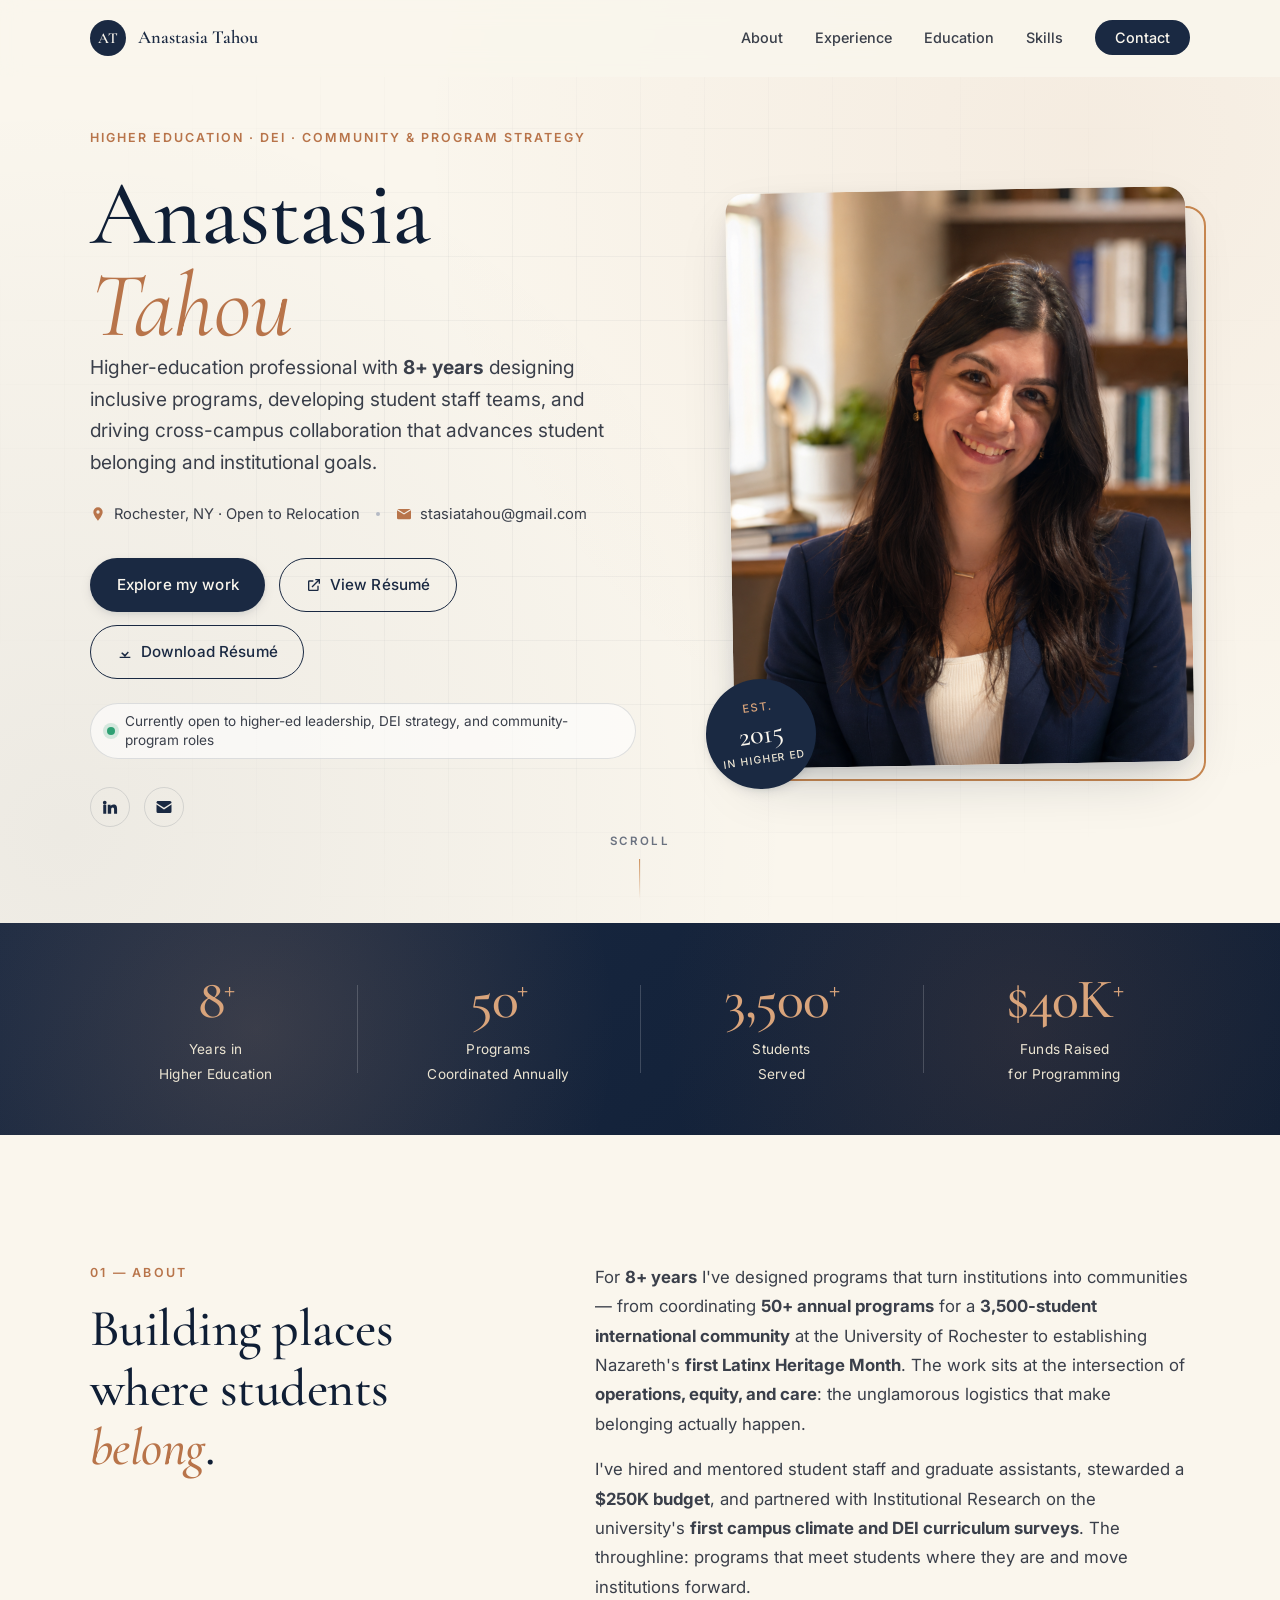
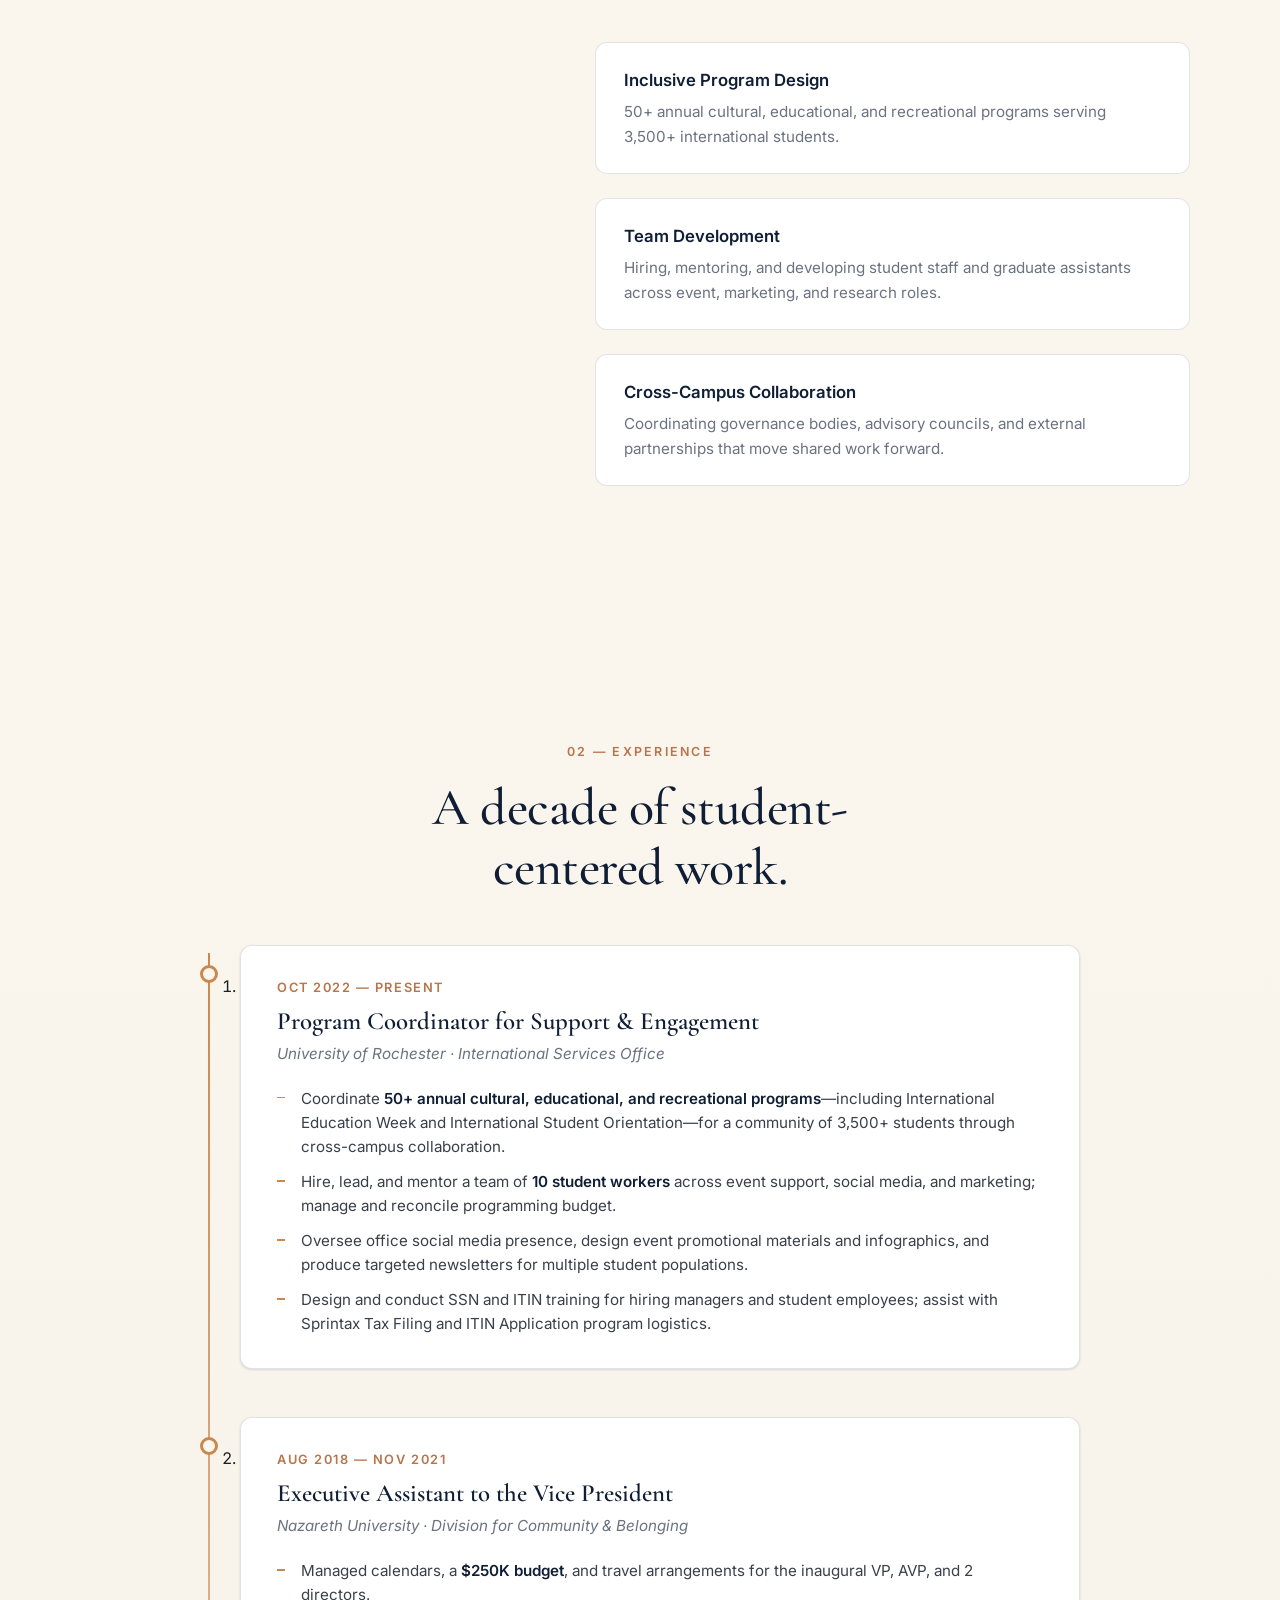
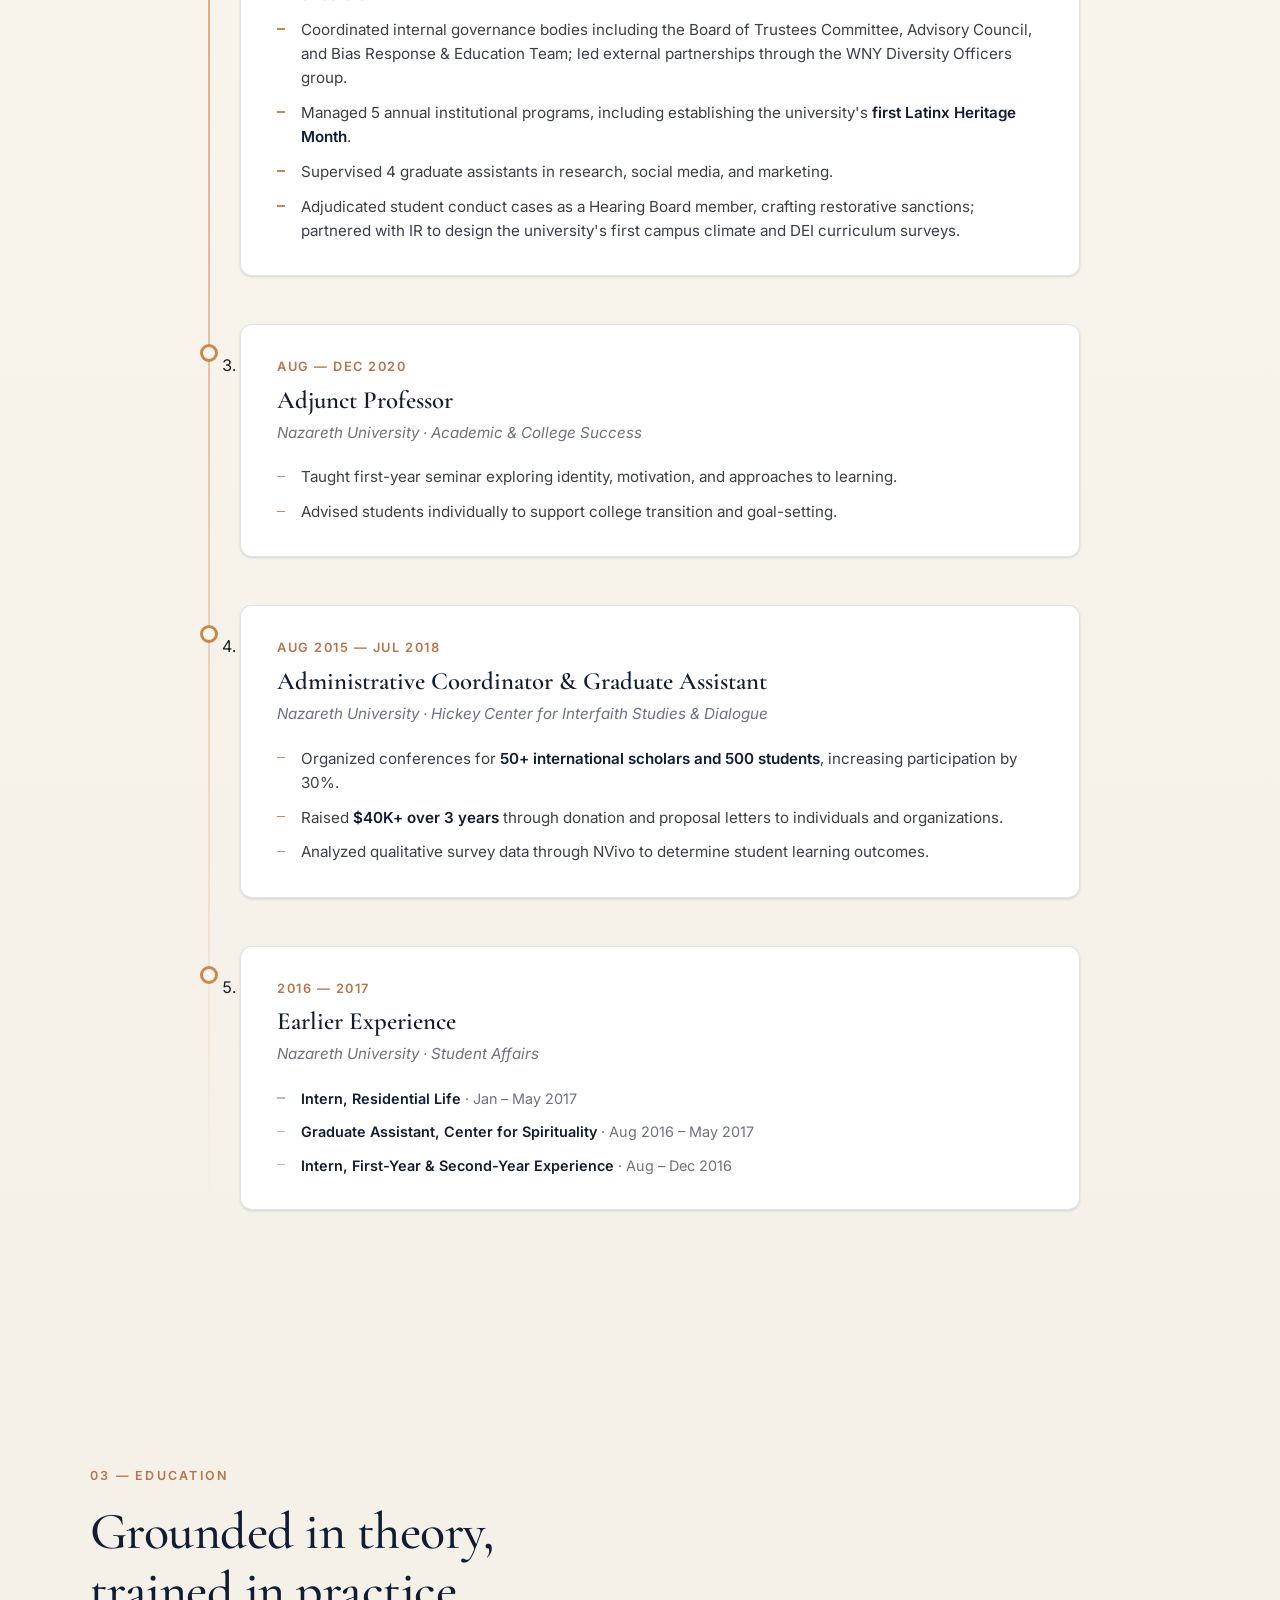
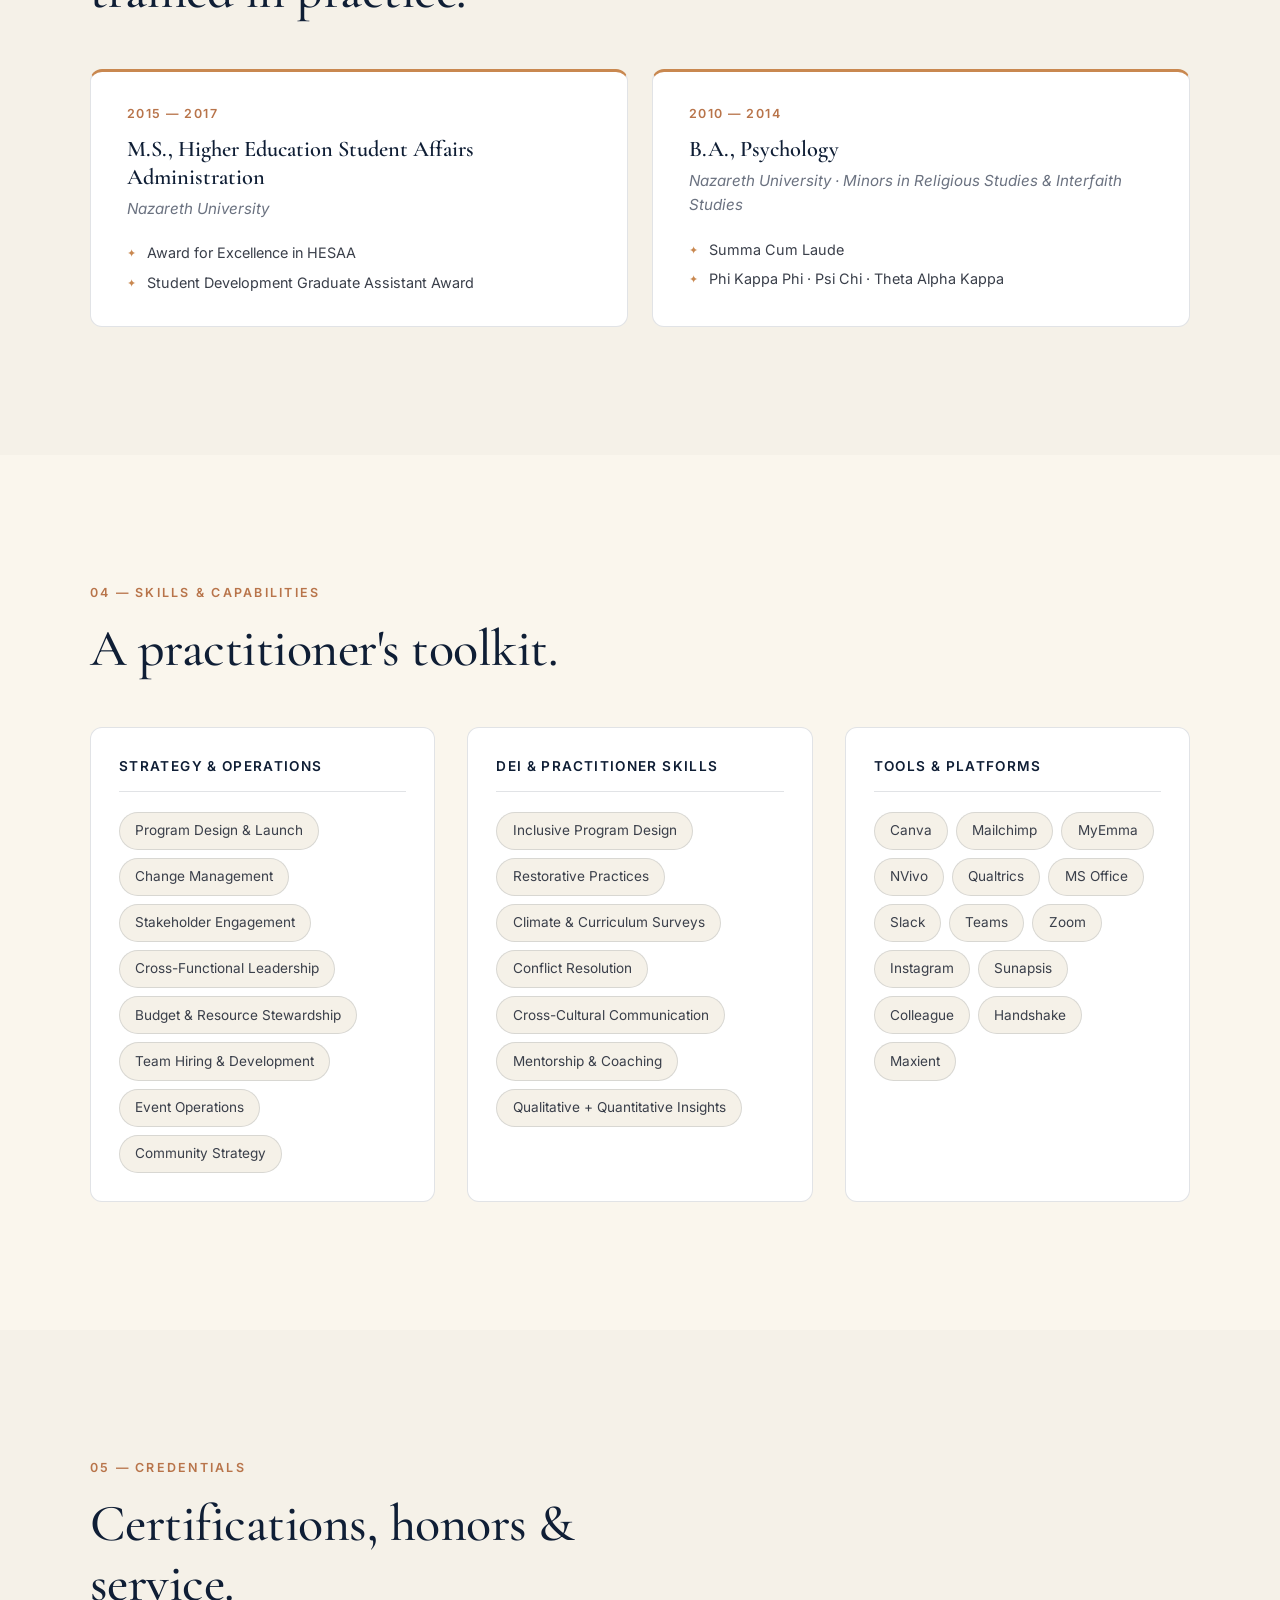
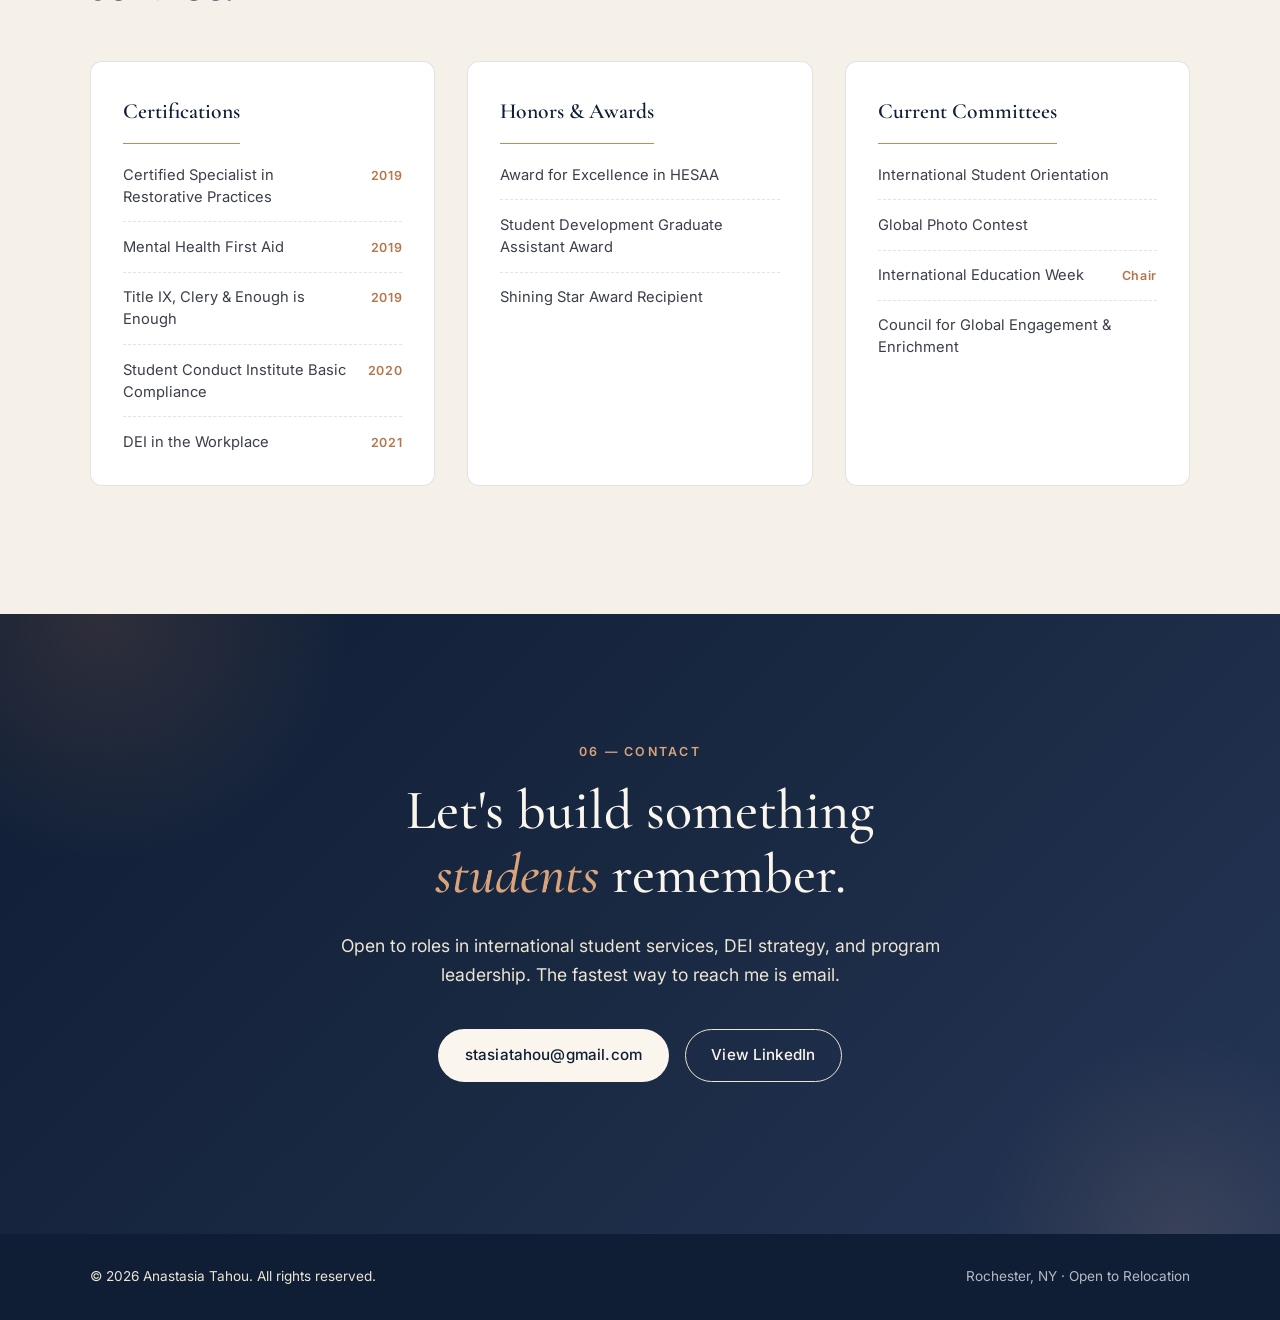
<file: index.html>
<!DOCTYPE html>
<html lang="en">
<head>
  <meta charset="UTF-8" />
  <meta name="viewport" content="width=device-width, initial-scale=1.0" />
  <meta name="description" content="Anastasia Tahou — 8+ years designing inclusive programs and building community at scale. Higher Education, DEI, and community-program strategy in Rochester, NY." />
  <meta name="author" content="Anastasia Tahou" />
  <meta name="theme-color" content="#1a2942" />
  <link rel="canonical" href="https://shivyyyy-git.github.io/ana/" />

  <link rel="icon" type="image/svg+xml" href="assets/favicon.svg" />
  <link rel="apple-touch-icon" href="assets/image.png" />

  <meta property="og:type" content="website" />
  <meta property="og:url" content="https://shivyyyy-git.github.io/ana/" />
  <meta property="og:title" content="Anastasia Tahou — Higher Education & Community Program Strategy" />
  <meta property="og:description" content="8+ years designing inclusive programs and building community at scale. Higher Ed, DEI, and people-program strategy." />
  <meta property="og:image" content="https://shivyyyy-git.github.io/ana/assets/og-image.png" />
  <meta property="og:image:width" content="1200" />
  <meta property="og:image:height" content="630" />
  <meta property="og:image:alt" content="Anastasia Tahou — Higher Education Professional" />
  <meta property="og:locale" content="en_US" />

  <meta name="twitter:card" content="summary_large_image" />
  <meta name="twitter:title" content="Anastasia Tahou — Higher Education & Community Program Strategy" />
  <meta name="twitter:description" content="8+ years designing inclusive programs and building community at scale." />
  <meta name="twitter:image" content="https://shivyyyy-git.github.io/ana/assets/og-image.png" />

  <title>Anastasia Tahou — Higher Education & Community Program Strategy</title>

  <link rel="preconnect" href="https://fonts.googleapis.com" />
  <link rel="preconnect" href="https://fonts.gstatic.com" crossorigin />
  <link href="https://fonts.googleapis.com/css2?family=Cormorant+Garamond:wght@400;500;600;700&family=Inter:wght@300;400;500;600;700&display=swap" rel="stylesheet" />

  <link rel="stylesheet" href="styles.css" />

  <script type="application/ld+json">
  {
    "@context": "https://schema.org",
    "@type": "Person",
    "name": "Anastasia Tahou",
    "givenName": "Anastasia",
    "familyName": "Tahou",
    "jobTitle": "Program Coordinator for Support & Engagement",
    "description": "Higher Education professional with 8+ years designing inclusive programs, developing student staff teams, and driving cross-campus collaboration. Specializing in international student services, DEI program design, and community engagement at scale.",
    "url": "https://shivyyyy-git.github.io/ana/",
    "image": "https://shivyyyy-git.github.io/ana/assets/image.png",
    "email": "mailto:stasiatahou@gmail.com",
    "address": {
      "@type": "PostalAddress",
      "addressLocality": "Rochester",
      "addressRegion": "NY",
      "addressCountry": "US"
    },
    "worksFor": {
      "@type": "CollegeOrUniversity",
      "name": "University of Rochester"
    },
    "alumniOf": [
      {
        "@type": "CollegeOrUniversity",
        "name": "Nazareth University",
        "description": "M.S., Higher Education Student Affairs Administration; B.A., Psychology"
      }
    ],
    "knowsAbout": [
      "International Student Services",
      "Diversity, Equity & Inclusion",
      "Program Development",
      "Event Management",
      "Restorative Practices",
      "Stakeholder Engagement",
      "Community Strategy",
      "Change Management",
      "Cross-Functional Collaboration"
    ],
    "hasCredential": [
      "Certified Specialist in Restorative Practices",
      "Mental Health First Aid",
      "Title IX, Clery & Enough is Enough",
      "Student Conduct Institute Basic Compliance",
      "DEI in the Workplace"
    ],
    "sameAs": [
      "https://www.linkedin.com/in/anastasiatahou"
    ]
  }
  </script>
</head>
<body>
  <a class="skip-link" href="#main">Skip to content</a>

  <header class="site-header" id="siteHeader">
    <nav class="nav" aria-label="Primary">
      <a class="brand" href="#top" aria-label="Back to top">
        <span class="brand-mark">AT</span>
        <span class="brand-name">Anastasia Tahou</span>
      </a>
      <button class="nav-toggle" aria-expanded="false" aria-controls="navList" aria-label="Open menu">
        <span></span><span></span><span></span>
      </button>
      <ul class="nav-list" id="navList">
        <li><a href="#about">About</a></li>
        <li><a href="#experience">Experience</a></li>
        <li><a href="#education">Education</a></li>
        <li><a href="#skills">Skills</a></li>
        <li><a href="#contact" class="nav-cta">Contact</a></li>
      </ul>
    </nav>
  </header>

  <main id="main">
    <!-- HERO -->
    <section class="hero" id="top">
      <div class="hero-inner container">
        <div class="hero-text reveal">
          <p class="eyebrow">Higher Education · DEI · Community &amp; Program Strategy</p>
          <h1 class="display">
            Anastasia <span class="display-accent">Tahou</span>
          </h1>
          <p class="lede">
            Higher-education professional with <strong>8+ years</strong> designing inclusive programs,
            developing student staff teams, and driving cross-campus collaboration that advances
            student belonging and institutional goals.
          </p>
          <div class="hero-meta">
            <span class="meta-item"><svg viewBox="0 0 24 24" aria-hidden="true"><path d="M12 2a7 7 0 0 0-7 7c0 5.25 7 13 7 13s7-7.75 7-13a7 7 0 0 0-7-7Zm0 9.5A2.5 2.5 0 1 1 12 6.5a2.5 2.5 0 0 1 0 5Z"/></svg>Rochester, NY · Open to Relocation</span>
            <span class="meta-divider" aria-hidden="true"></span>
            <span class="meta-item"><svg viewBox="0 0 24 24" aria-hidden="true"><path d="M12 12.713 1.5 6.5V18a2 2 0 0 0 2 2h17a2 2 0 0 0 2-2V6.5L12 12.713Zm10-8.213H2L12 11l10-6.5Z"/></svg><a href="mailto:stasiatahou@gmail.com">stasiatahou@gmail.com</a></span>
          </div>
          <div class="hero-actions">
            <a class="btn btn-primary" href="#experience">Explore my work</a>
            <a class="btn btn-ghost" href="assets/Anastasia_Tahou_Resume.pdf" target="_blank" rel="noopener">
              <svg viewBox="0 0 24 24" aria-hidden="true"><path d="M14 3h7v7h-2V6.41l-9.29 9.3-1.42-1.42 9.3-9.29H14V3ZM5 5h6v2H5v12h12v-6h2v6a2 2 0 0 1-2 2H5a2 2 0 0 1-2-2V7a2 2 0 0 1 2-2Z"/></svg>
              View Résumé
            </a>
            <a class="btn btn-ghost" href="assets/Anastasia_Tahou_Resume.pdf" download>
              <svg viewBox="0 0 24 24" aria-hidden="true"><path d="M12 3v12.59l4.29-4.3 1.42 1.42L12 19.41l-5.71-5.7 1.42-1.42L12 15.59V3h0Zm-8 16h16v2H4v-2Z"/></svg>
              Download Résumé
            </a>
          </div>
          <p class="availability"><span class="dot" aria-hidden="true"></span>Currently open to higher-ed leadership, DEI strategy, and community-program roles</p>
          <ul class="social" aria-label="Social links">
            <li>
              <a href="https://www.linkedin.com/in/anastasiatahou" target="_blank" rel="noopener" aria-label="LinkedIn">
                <svg viewBox="0 0 24 24" aria-hidden="true"><path d="M4.98 3.5a2.5 2.5 0 1 1 0 5.001 2.5 2.5 0 0 1 0-5ZM3 9h4v12H3V9Zm6 0h3.83v1.64h.06c.53-.95 1.83-1.95 3.77-1.95 4.03 0 4.78 2.65 4.78 6.09V21h-4v-5.42c0-1.29-.03-2.95-1.8-2.95-1.8 0-2.08 1.4-2.08 2.86V21H9V9Z"/></svg>
              </a>
            </li>
            <li>
              <a href="mailto:stasiatahou@gmail.com" aria-label="Email">
                <svg viewBox="0 0 24 24" aria-hidden="true"><path d="M22 6.5 12 13 2 6.5V6c0-1.1.9-2 2-2h16a2 2 0 0 1 2 2v.5Zm0 2.3V18a2 2 0 0 1-2 2H4a2 2 0 0 1-2-2V8.8l10 6.5 10-6.5Z"/></svg>
              </a>
            </li>
          </ul>
        </div>

        <figure class="hero-portrait reveal" aria-label="Portrait of Anastasia Tahou">
          <div class="portrait-accent" aria-hidden="true"></div>
          <div class="portrait-frame">
            <img class="portrait-img"
                 src="assets/image.png"
                 onerror="this.onerror=null;this.src='assets/portrait.svg';"
                 alt="Anastasia Tahou"
                 width="800" height="1000"
                 loading="eager" decoding="async" />
          </div>
          <div class="portrait-badge" aria-hidden="true">
            <span class="badge-eyebrow">est.</span>
            <span class="badge-num">2015</span>
            <span class="badge-label">in Higher Ed</span>
          </div>
        </figure>
      </div>
      <div class="scroll-cue" aria-hidden="true">
        <span>Scroll</span>
        <div class="scroll-line"></div>
      </div>
    </section>

    <!-- STAT BAND -->
    <section class="stat-band" aria-label="Career highlights">
      <div class="container stat-band-inner">
        <div class="stat-cell reveal">
          <span class="stat-num">8<sup>+</sup></span>
          <span class="stat-label">Years in<br/>Higher Education</span>
        </div>
        <div class="stat-cell reveal">
          <span class="stat-num">50<sup>+</sup></span>
          <span class="stat-label">Programs<br/>Coordinated Annually</span>
        </div>
        <div class="stat-cell reveal">
          <span class="stat-num">3,500<sup>+</sup></span>
          <span class="stat-label">Students<br/>Served</span>
        </div>
        <div class="stat-cell reveal">
          <span class="stat-num">$40K<sup>+</sup></span>
          <span class="stat-label">Funds Raised<br/>for Programming</span>
        </div>
      </div>
    </section>

    <!-- ABOUT -->
    <section class="section section-about" id="about">
      <div class="container two-col">
        <div class="section-head reveal">
          <p class="section-eyebrow">01 — About</p>
          <h2 class="section-title">Building places where students <em>belong</em>.</h2>
        </div>
        <div class="section-body reveal">
          <p class="body-lg">
            For <strong>8+ years</strong> I've designed programs that turn institutions into
            communities — from coordinating <strong>50+ annual programs</strong> for a
            <strong>3,500-student international community</strong> at the University of Rochester
            to establishing Nazareth's <strong>first Latinx Heritage Month</strong>. The work sits
            at the intersection of <strong>operations, equity, and care</strong>: the unglamorous
            logistics that make belonging actually happen.
          </p>
          <p class="body-lg">
            I've hired and mentored student staff and graduate assistants, stewarded a
            <strong>$250K budget</strong>, and partnered with Institutional Research on the
            university's <strong>first campus climate and DEI curriculum surveys</strong>. The
            throughline: programs that meet students where they are and move institutions forward.
          </p>
          <ul class="pillars">
            <li>
              <h3>Inclusive Program Design</h3>
              <p>50+ annual cultural, educational, and recreational programs serving 3,500+ international students.</p>
            </li>
            <li>
              <h3>Team Development</h3>
              <p>Hiring, mentoring, and developing student staff and graduate assistants across event, marketing, and research roles.</p>
            </li>
            <li>
              <h3>Cross-Campus Collaboration</h3>
              <p>Coordinating governance bodies, advisory councils, and external partnerships that move shared work forward.</p>
            </li>
          </ul>
        </div>
      </div>
    </section>

    <!-- EXPERIENCE -->
    <section class="section section-experience" id="experience">
      <div class="container">
        <div class="section-head center reveal">
          <p class="section-eyebrow">02 — Experience</p>
          <h2 class="section-title">A decade of student-centered work.</h2>
        </div>

        <ol class="timeline">
          <li class="timeline-item reveal">
            <div class="timeline-marker" aria-hidden="true"></div>
            <article class="timeline-card">
              <header>
                <p class="card-date">Oct 2022 — Present</p>
                <h3 class="card-role">Program Coordinator for Support &amp; Engagement</h3>
                <p class="card-org">University of Rochester · International Services Office</p>
              </header>
              <ul class="card-list">
                <li>Coordinate <strong>50+ annual cultural, educational, and recreational programs</strong>—including International Education Week and International Student Orientation—for a community of 3,500+ students through cross-campus collaboration.</li>
                <li>Hire, lead, and mentor a team of <strong>10 student workers</strong> across event support, social media, and marketing; manage and reconcile programming budget.</li>
                <li>Oversee office social media presence, design event promotional materials and infographics, and produce targeted newsletters for multiple student populations.</li>
                <li>Design and conduct SSN and ITIN training for hiring managers and student employees; assist with Sprintax Tax Filing and ITIN Application program logistics.</li>
              </ul>
            </article>
          </li>

          <li class="timeline-item reveal">
            <div class="timeline-marker" aria-hidden="true"></div>
            <article class="timeline-card">
              <header>
                <p class="card-date">Aug 2018 — Nov 2021</p>
                <h3 class="card-role">Executive Assistant to the Vice President</h3>
                <p class="card-org">Nazareth University · Division for Community &amp; Belonging</p>
              </header>
              <ul class="card-list">
                <li>Managed calendars, a <strong>$250K budget</strong>, and travel arrangements for the inaugural VP, AVP, and 2 directors.</li>
                <li>Coordinated internal governance bodies including the Board of Trustees Committee, Advisory Council, and Bias Response &amp; Education Team; led external partnerships through the WNY Diversity Officers group.</li>
                <li>Managed 5 annual institutional programs, including establishing the university's <strong>first Latinx Heritage Month</strong>.</li>
                <li>Supervised 4 graduate assistants in research, social media, and marketing.</li>
                <li>Adjudicated student conduct cases as a Hearing Board member, crafting restorative sanctions; partnered with IR to design the university's first campus climate and DEI curriculum surveys.</li>
              </ul>
            </article>
          </li>

          <li class="timeline-item reveal">
            <div class="timeline-marker" aria-hidden="true"></div>
            <article class="timeline-card">
              <header>
                <p class="card-date">Aug — Dec 2020</p>
                <h3 class="card-role">Adjunct Professor</h3>
                <p class="card-org">Nazareth University · Academic &amp; College Success</p>
              </header>
              <ul class="card-list">
                <li>Taught first-year seminar exploring identity, motivation, and approaches to learning.</li>
                <li>Advised students individually to support college transition and goal-setting.</li>
              </ul>
            </article>
          </li>

          <li class="timeline-item reveal">
            <div class="timeline-marker" aria-hidden="true"></div>
            <article class="timeline-card">
              <header>
                <p class="card-date">Aug 2015 — Jul 2018</p>
                <h3 class="card-role">Administrative Coordinator &amp; Graduate Assistant</h3>
                <p class="card-org">Nazareth University · Hickey Center for Interfaith Studies &amp; Dialogue</p>
              </header>
              <ul class="card-list">
                <li>Organized conferences for <strong>50+ international scholars and 500 students</strong>, increasing participation by 30%.</li>
                <li>Raised <strong>$40K+ over 3 years</strong> through donation and proposal letters to individuals and organizations.</li>
                <li>Analyzed qualitative survey data through NVivo to determine student learning outcomes.</li>
              </ul>
            </article>
          </li>

          <li class="timeline-item reveal">
            <div class="timeline-marker" aria-hidden="true"></div>
            <article class="timeline-card">
              <header>
                <p class="card-date">2016 — 2017</p>
                <h3 class="card-role">Earlier Experience</h3>
                <p class="card-org">Nazareth University · Student Affairs</p>
              </header>
              <ul class="card-list compact">
                <li><strong>Intern, Residential Life</strong> · Jan – May 2017</li>
                <li><strong>Graduate Assistant, Center for Spirituality</strong> · Aug 2016 – May 2017</li>
                <li><strong>Intern, First-Year &amp; Second-Year Experience</strong> · Aug – Dec 2016</li>
              </ul>
            </article>
          </li>
        </ol>
      </div>
    </section>

    <!-- EDUCATION -->
    <section class="section section-education" id="education">
      <div class="container">
        <div class="section-head reveal">
          <p class="section-eyebrow">03 — Education</p>
          <h2 class="section-title">Grounded in theory, trained in practice.</h2>
        </div>
        <div class="edu-grid">
          <article class="edu-card reveal">
            <p class="edu-year">2015 — 2017</p>
            <h3 class="edu-degree">M.S., Higher Education Student Affairs Administration</h3>
            <p class="edu-school">Nazareth University</p>
            <ul class="edu-honors">
              <li>Award for Excellence in HESAA</li>
              <li>Student Development Graduate Assistant Award</li>
            </ul>
          </article>

          <article class="edu-card reveal">
            <p class="edu-year">2010 — 2014</p>
            <h3 class="edu-degree">B.A., Psychology</h3>
            <p class="edu-school">Nazareth University · Minors in Religious Studies &amp; Interfaith Studies</p>
            <ul class="edu-honors">
              <li>Summa Cum Laude</li>
              <li>Phi Kappa Phi · Psi Chi · Theta Alpha Kappa</li>
            </ul>
          </article>
        </div>
      </div>
    </section>

    <!-- SKILLS -->
    <section class="section section-skills" id="skills">
      <div class="container">
        <div class="section-head reveal">
          <p class="section-eyebrow">04 — Skills &amp; Capabilities</p>
          <h2 class="section-title">A practitioner's toolkit.</h2>
        </div>

        <div class="skills-grid">
          <div class="skill-block reveal">
            <h3>Strategy &amp; Operations</h3>
            <ul class="chips">
              <li>Program Design &amp; Launch</li>
              <li>Change Management</li>
              <li>Stakeholder Engagement</li>
              <li>Cross-Functional Leadership</li>
              <li>Budget &amp; Resource Stewardship</li>
              <li>Team Hiring &amp; Development</li>
              <li>Event Operations</li>
              <li>Community Strategy</li>
            </ul>
          </div>

          <div class="skill-block reveal">
            <h3>DEI &amp; Practitioner Skills</h3>
            <ul class="chips">
              <li>Inclusive Program Design</li>
              <li>Restorative Practices</li>
              <li>Climate &amp; Curriculum Surveys</li>
              <li>Conflict Resolution</li>
              <li>Cross-Cultural Communication</li>
              <li>Mentorship &amp; Coaching</li>
              <li>Qualitative + Quantitative Insights</li>
            </ul>
          </div>

          <div class="skill-block reveal">
            <h3>Tools &amp; Platforms</h3>
            <ul class="chips">
              <li>Canva</li>
              <li>Mailchimp</li>
              <li>MyEmma</li>
              <li>NVivo</li>
              <li>Qualtrics</li>
              <li>MS Office</li>
              <li>Slack</li>
              <li>Teams</li>
              <li>Zoom</li>
              <li>Instagram</li>
              <li>Sunapsis</li>
              <li>Colleague</li>
              <li>Handshake</li>
              <li>Maxient</li>
            </ul>
          </div>
        </div>
      </div>
    </section>

    <!-- CREDENTIALS -->
    <section class="section section-credentials" id="credentials">
      <div class="container">
        <div class="section-head reveal">
          <p class="section-eyebrow">05 — Credentials</p>
          <h2 class="section-title">Certifications, honors &amp; service.</h2>
        </div>

        <div class="cred-grid">
          <div class="cred-col reveal">
            <h3 class="cred-heading">Certifications</h3>
            <ul class="cred-list">
              <li>Certified Specialist in Restorative Practices <span>2019</span></li>
              <li>Mental Health First Aid <span>2019</span></li>
              <li>Title IX, Clery &amp; Enough is Enough <span>2019</span></li>
              <li>Student Conduct Institute Basic Compliance <span>2020</span></li>
              <li>DEI in the Workplace <span>2021</span></li>
            </ul>
          </div>

          <div class="cred-col reveal">
            <h3 class="cred-heading">Honors &amp; Awards</h3>
            <ul class="cred-list">
              <li>Award for Excellence in HESAA</li>
              <li>Student Development Graduate Assistant Award</li>
              <li>Shining Star Award Recipient</li>
            </ul>
          </div>

          <div class="cred-col reveal">
            <h3 class="cred-heading">Current Committees</h3>
            <ul class="cred-list">
              <li>International Student Orientation</li>
              <li>Global Photo Contest</li>
              <li>International Education Week <span>Chair</span></li>
              <li>Council for Global Engagement &amp; Enrichment</li>
            </ul>
          </div>
        </div>
      </div>
    </section>

    <!-- CONTACT -->
    <section class="section section-contact" id="contact">
      <div class="container contact-inner reveal">
        <p class="section-eyebrow light">06 — Contact</p>
        <h2 class="contact-title">Let's build something <em>students</em> remember.</h2>
        <p class="contact-lede">
          Open to roles in international student services, DEI strategy, and program leadership.
          The fastest way to reach me is email.
        </p>
        <div class="contact-actions">
          <a class="btn btn-light" href="mailto:stasiatahou@gmail.com">stasiatahou@gmail.com</a>
          <a class="btn btn-outline-light" href="https://www.linkedin.com/in/anastasiatahou" target="_blank" rel="noopener">View LinkedIn</a>
        </div>
      </div>
    </section>
  </main>

  <footer class="site-footer">
    <div class="container footer-inner">
      <p>&copy; <span id="year"></span> Anastasia Tahou. All rights reserved.</p>
      <p class="footer-meta">Rochester, NY · Open to Relocation</p>
    </div>
  </footer>

  <script src="script.js" defer></script>
</body>
</html>
</file>
<file: styles.css>
/* ============================================
   Anastasia Tahou — Portfolio
   ============================================ */

:root {
  --navy-900: #0f1e35;
  --navy-800: #1a2942;
  --navy-700: #243556;
  --navy-600: #324867;
  --cream-50: #faf6ed;
  --cream-100: #f5f1e8;
  --cream-200: #ece5d3;
  --copper-500: #b8744a;
  --copper-400: #c98850;
  --copper-300: #d9a47b;
  --ink-900: #1a1d24;
  --ink-700: #3a3f4a;
  --ink-500: #6b7280;
  --ink-300: #b5bac4;
  --line: rgba(15, 30, 53, 0.12);
  --line-light: rgba(255, 255, 255, 0.18);

  --font-serif: 'Cormorant Garamond', Georgia, 'Times New Roman', serif;
  --font-sans: 'Inter', -apple-system, BlinkMacSystemFont, 'Segoe UI', Roboto, sans-serif;

  --container: 1180px;
  --radius-sm: 6px;
  --radius-md: 12px;
  --radius-lg: 20px;
  --shadow-sm: 0 1px 2px rgba(15, 30, 53, 0.06), 0 1px 3px rgba(15, 30, 53, 0.08);
  --shadow-md: 0 4px 12px rgba(15, 30, 53, 0.08), 0 2px 4px rgba(15, 30, 53, 0.06);
  --shadow-lg: 0 24px 60px -20px rgba(15, 30, 53, 0.25), 0 8px 24px -8px rgba(15, 30, 53, 0.15);

  --transition: 240ms cubic-bezier(0.16, 1, 0.3, 1);
}

/* RESET */
*, *::before, *::after { box-sizing: border-box; }
* { margin: 0; }
html { scroll-behavior: smooth; -webkit-text-size-adjust: 100%; }
body {
  font-family: var(--font-sans);
  font-size: 16px;
  line-height: 1.6;
  color: var(--ink-900);
  background: var(--cream-50);
  -webkit-font-smoothing: antialiased;
  -moz-osx-font-smoothing: grayscale;
  overflow-x: hidden;
}
img, svg { display: block; max-width: 100%; }
button { font: inherit; cursor: pointer; background: none; border: none; color: inherit; }
a { color: inherit; text-decoration: none; transition: color var(--transition); }
ul { padding: 0; list-style: none; }
em { font-style: italic; font-family: var(--font-serif); color: var(--copper-500); }

/* ACCESSIBILITY */
.skip-link {
  position: absolute;
  top: -100px;
  left: 1rem;
  background: var(--navy-800);
  color: var(--cream-50);
  padding: 0.75rem 1rem;
  border-radius: var(--radius-sm);
  z-index: 1000;
  transition: top var(--transition);
}
.skip-link:focus { top: 1rem; }

:focus-visible {
  outline: 2px solid var(--copper-400);
  outline-offset: 3px;
  border-radius: 2px;
}

/* CONTAINER */
.container {
  width: 100%;
  max-width: var(--container);
  margin: 0 auto;
  padding: 0 1.5rem;
}
@media (min-width: 768px) { .container { padding: 0 2.5rem; } }

/* HEADER */
.site-header {
  position: fixed;
  top: 0;
  left: 0;
  right: 0;
  z-index: 100;
  background: rgba(250, 246, 237, 0.85);
  backdrop-filter: blur(12px);
  -webkit-backdrop-filter: blur(12px);
  border-bottom: 1px solid transparent;
  transition: border-color var(--transition), box-shadow var(--transition);
}
.site-header.is-scrolled {
  border-bottom-color: var(--line);
  box-shadow: var(--shadow-sm);
}
.nav {
  display: flex;
  align-items: center;
  justify-content: space-between;
  max-width: var(--container);
  margin: 0 auto;
  padding: 1rem 1.5rem;
}
@media (min-width: 768px) { .nav { padding: 1.25rem 2.5rem; } }

.brand {
  display: flex;
  align-items: center;
  gap: 0.75rem;
  font-weight: 600;
}
.brand-mark {
  width: 36px;
  height: 36px;
  display: grid;
  place-items: center;
  background: var(--navy-800);
  color: var(--cream-50);
  border-radius: 50%;
  font-family: var(--font-serif);
  font-weight: 600;
  font-size: 0.95rem;
  letter-spacing: 0.02em;
}
.brand-name { font-family: var(--font-serif); font-size: 1.15rem; color: var(--navy-800); }

.nav-list {
  display: flex;
  align-items: center;
  gap: 2rem;
}
.nav-list a {
  font-size: 0.9rem;
  font-weight: 500;
  color: var(--ink-700);
  position: relative;
}
.nav-list a::after {
  content: '';
  position: absolute;
  bottom: -4px;
  left: 0;
  height: 1.5px;
  width: 0;
  background: var(--copper-400);
  transition: width var(--transition);
}
.nav-list a:hover { color: var(--navy-800); }
.nav-list a:hover::after { width: 100%; }
.nav-cta {
  background: var(--navy-800);
  color: var(--cream-50) !important;
  padding: 0.55rem 1.25rem;
  border-radius: 999px;
}
.nav-cta::after { display: none; }
.nav-cta:hover { background: var(--navy-900); }

.nav-toggle {
  display: none;
  flex-direction: column;
  gap: 5px;
  padding: 0.5rem;
}
.nav-toggle span {
  display: block;
  width: 22px;
  height: 2px;
  background: var(--navy-800);
  border-radius: 1px;
  transition: transform var(--transition), opacity var(--transition);
}
.nav-toggle[aria-expanded="true"] span:nth-child(1) { transform: translateY(7px) rotate(45deg); }
.nav-toggle[aria-expanded="true"] span:nth-child(2) { opacity: 0; }
.nav-toggle[aria-expanded="true"] span:nth-child(3) { transform: translateY(-7px) rotate(-45deg); }

@media (max-width: 860px) {
  .nav-toggle { display: flex; }
  .nav-list {
    position: absolute;
    top: 100%;
    left: 0;
    right: 0;
    flex-direction: column;
    align-items: stretch;
    gap: 0;
    background: var(--cream-50);
    border-bottom: 1px solid var(--line);
    padding: 1rem 1.5rem 1.5rem;
    max-height: 0;
    overflow: hidden;
    opacity: 0;
    pointer-events: none;
    transition: max-height var(--transition), opacity var(--transition);
  }
  .nav-list.is-open {
    max-height: 500px;
    opacity: 1;
    pointer-events: auto;
  }
  .nav-list a { padding: 0.85rem 0; display: block; }
  .nav-list a::after { display: none; }
  .nav-cta { text-align: center; margin-top: 0.5rem; }
}

/* TYPOGRAPHY */
.display {
  font-family: var(--font-serif);
  font-weight: 500;
  font-size: clamp(3rem, 8vw, 5.75rem);
  line-height: 1;
  letter-spacing: -0.01em;
  color: var(--navy-900);
}
.display-accent {
  font-style: italic;
  color: var(--copper-500);
  font-weight: 400;
}
.eyebrow {
  font-size: 0.78rem;
  font-weight: 600;
  letter-spacing: 0.16em;
  text-transform: uppercase;
  color: var(--copper-500);
  margin-bottom: 1.25rem;
}
.lede {
  font-size: clamp(1.05rem, 1.5vw, 1.2rem);
  color: var(--ink-700);
  max-width: 36rem;
  line-height: 1.65;
}
.body-lg {
  font-size: 1.05rem;
  color: var(--ink-700);
  margin-bottom: 1rem;
  line-height: 1.75;
}

.section-eyebrow {
  font-size: 0.78rem;
  font-weight: 600;
  letter-spacing: 0.18em;
  text-transform: uppercase;
  color: var(--copper-500);
  margin-bottom: 1rem;
}
.section-eyebrow.light { color: var(--copper-300); }
.section-title {
  font-family: var(--font-serif);
  font-weight: 500;
  font-size: clamp(2rem, 4.5vw, 3.25rem);
  line-height: 1.15;
  letter-spacing: -0.01em;
  color: var(--navy-900);
  max-width: 22ch;
}

/* HERO */
.hero {
  position: relative;
  min-height: 100vh;
  display: flex;
  align-items: center;
  padding: 8rem 0 6rem;
  background:
    radial-gradient(circle at 85% 15%, rgba(184, 116, 74, 0.08), transparent 50%),
    radial-gradient(circle at 5% 90%, rgba(26, 41, 66, 0.06), transparent 50%),
    var(--cream-50);
  overflow: hidden;
}
.hero::before {
  content: '';
  position: absolute;
  inset: 0;
  background-image:
    linear-gradient(var(--line) 1px, transparent 1px),
    linear-gradient(90deg, var(--line) 1px, transparent 1px);
  background-size: 64px 64px;
  opacity: 0.35;
  mask-image: radial-gradient(ellipse at center, black 30%, transparent 80%);
  -webkit-mask-image: radial-gradient(ellipse at center, black 30%, transparent 80%);
  pointer-events: none;
}
.hero-inner {
  position: relative;
  display: grid;
  grid-template-columns: 1fr;
  gap: 3.5rem;
  align-items: center;
}
@media (min-width: 960px) {
  .hero-inner { grid-template-columns: 1.15fr 1fr; gap: 5rem; }
}

.hero-meta {
  display: flex;
  flex-wrap: wrap;
  align-items: center;
  gap: 0.75rem 1rem;
  margin: 1.5rem 0 2rem;
  font-size: 0.92rem;
  color: var(--ink-700);
}
.meta-item {
  display: inline-flex;
  align-items: center;
  gap: 0.5rem;
}
.meta-item svg {
  width: 16px;
  height: 16px;
  fill: var(--copper-500);
}
.meta-item a:hover { color: var(--copper-500); }
.meta-divider {
  width: 4px;
  height: 4px;
  border-radius: 50%;
  background: var(--ink-300);
}

.hero-actions {
  display: flex;
  flex-wrap: wrap;
  gap: 0.85rem;
  margin-bottom: 1.5rem;
}

.availability {
  display: inline-flex;
  align-items: center;
  gap: 0.6rem;
  font-size: 0.85rem;
  color: var(--ink-700);
  background: rgba(255, 255, 255, 0.6);
  border: 1px solid var(--line);
  padding: 0.5rem 1rem;
  border-radius: 999px;
  margin-bottom: 1.75rem;
  max-width: 100%;
  line-height: 1.4;
}
.availability .dot {
  width: 8px;
  height: 8px;
  border-radius: 50%;
  background: #2ea073;
  flex-shrink: 0;
  box-shadow: 0 0 0 4px rgba(46, 160, 115, 0.18);
  animation: dotPulse 2.4s ease-in-out infinite;
}
@keyframes dotPulse {
  0%, 100% { box-shadow: 0 0 0 4px rgba(46, 160, 115, 0.18); }
  50% { box-shadow: 0 0 0 8px rgba(46, 160, 115, 0.05); }
}
@media (prefers-reduced-motion: reduce) {
  .availability .dot { animation: none; }
}

.btn {
  display: inline-flex;
  align-items: center;
  gap: 0.5rem;
  padding: 0.85rem 1.6rem;
  border-radius: 999px;
  font-size: 0.95rem;
  font-weight: 500;
  letter-spacing: 0.01em;
  transition: transform var(--transition), background var(--transition), color var(--transition), box-shadow var(--transition);
  border: 1.5px solid transparent;
}
.btn svg { width: 16px; height: 16px; fill: currentColor; }
.btn-primary {
  background: var(--navy-800);
  color: var(--cream-50);
  box-shadow: var(--shadow-md);
}
.btn-primary:hover {
  background: var(--navy-900);
  transform: translateY(-2px);
  box-shadow: var(--shadow-lg);
}
.btn-ghost {
  background: transparent;
  color: var(--navy-800);
  border-color: var(--navy-800);
}
.btn-ghost:hover {
  background: var(--navy-800);
  color: var(--cream-50);
}
.btn-light {
  background: var(--cream-50);
  color: var(--navy-900);
}
.btn-light:hover {
  background: var(--copper-400);
  color: var(--cream-50);
}
.btn-outline-light {
  background: transparent;
  color: var(--cream-50);
  border-color: var(--cream-200);
}
.btn-outline-light:hover {
  background: var(--cream-50);
  color: var(--navy-900);
}

.social {
  display: flex;
  gap: 0.85rem;
}
.social a {
  display: grid;
  place-items: center;
  width: 40px;
  height: 40px;
  border-radius: 50%;
  border: 1.5px solid var(--line);
  color: var(--navy-800);
  transition: transform var(--transition), background var(--transition), color var(--transition), border-color var(--transition);
}
.social svg { width: 18px; height: 18px; fill: currentColor; }
.social a:hover {
  background: var(--navy-800);
  color: var(--cream-50);
  border-color: var(--navy-800);
  transform: translateY(-2px);
}

/* HERO PORTRAIT */
.hero-portrait {
  position: relative;
  margin: 0;
  max-width: 460px;
  justify-self: end;
  width: 100%;
}
@media (max-width: 959px) {
  .hero-portrait { justify-self: center; max-width: 360px; }
}
.portrait-frame {
  position: relative;
  aspect-ratio: 4 / 5;
  border-radius: var(--radius-lg);
  overflow: hidden;
  box-shadow: var(--shadow-lg);
  background: var(--cream-100);
  z-index: 2;
  transform: rotate(-1deg);
  transition: transform 600ms cubic-bezier(0.16, 1, 0.3, 1);
}
.hero-portrait:hover .portrait-frame { transform: rotate(0deg); }
.portrait-img {
  width: 100%;
  height: 100%;
  object-fit: cover;
  object-position: center top;
  display: block;
}
.portrait-accent {
  position: absolute;
  inset: 16px -16px -16px 16px;
  border: 2px solid var(--copper-400);
  border-radius: var(--radius-lg);
  z-index: 1;
  transition: inset 600ms cubic-bezier(0.16, 1, 0.3, 1);
}
.hero-portrait:hover .portrait-accent { inset: 10px -10px -10px 10px; }
.portrait-badge {
  position: absolute;
  bottom: -1.5rem;
  left: -1.5rem;
  width: 110px;
  height: 110px;
  background: var(--navy-800);
  color: var(--cream-50);
  border-radius: 50%;
  display: grid;
  place-content: center;
  text-align: center;
  z-index: 3;
  box-shadow: var(--shadow-md);
  transform: rotate(-8deg);
}
.badge-eyebrow {
  display: block;
  font-size: 0.7rem;
  font-weight: 500;
  letter-spacing: 0.15em;
  text-transform: uppercase;
  color: var(--copper-300);
}
.badge-num {
  display: block;
  font-family: var(--font-serif);
  font-size: 1.75rem;
  font-weight: 500;
  line-height: 1.1;
  color: var(--cream-50);
  margin: 0.15rem 0;
}
.badge-label {
  display: block;
  font-size: 0.65rem;
  font-weight: 500;
  letter-spacing: 0.1em;
  text-transform: uppercase;
  color: var(--cream-200);
}
@media (max-width: 480px) {
  .portrait-badge {
    width: 90px;
    height: 90px;
    bottom: -1rem;
    left: -1rem;
  }
  .badge-num { font-size: 1.4rem; }
}

/* STAT BAND */
.stat-band {
  background: linear-gradient(135deg, var(--navy-800) 0%, var(--navy-900) 100%);
  color: var(--cream-50);
  padding: 3rem 0;
  position: relative;
  overflow: hidden;
}
.stat-band::before {
  content: '';
  position: absolute;
  inset: 0;
  background:
    radial-gradient(circle at 20% 50%, rgba(217, 164, 123, 0.18), transparent 35%),
    radial-gradient(circle at 80% 50%, rgba(184, 116, 74, 0.14), transparent 35%);
  pointer-events: none;
}
.stat-band-inner {
  position: relative;
  display: grid;
  grid-template-columns: repeat(2, 1fr);
  gap: 2.5rem 2rem;
}
@media (min-width: 768px) {
  .stat-band-inner { grid-template-columns: repeat(4, 1fr); gap: 2rem; }
}
.stat-cell {
  text-align: center;
  position: relative;
}
.stat-cell + .stat-cell::before {
  content: '';
  position: absolute;
  left: -1rem;
  top: 12%;
  bottom: 12%;
  width: 1px;
  background: var(--line-light);
  display: none;
}
@media (min-width: 768px) {
  .stat-cell + .stat-cell::before { display: block; }
}
.stat-num {
  display: block;
  font-family: var(--font-serif);
  font-size: clamp(2.5rem, 5vw, 3.5rem);
  font-weight: 500;
  line-height: 1;
  color: var(--copper-300);
  margin-bottom: 0.55rem;
  letter-spacing: -0.02em;
}
.stat-num sup {
  font-size: 0.5em;
  font-weight: 500;
  vertical-align: super;
  top: -0.4em;
  color: var(--copper-300);
}
.stat-label {
  font-size: 0.85rem;
  color: var(--cream-200);
  line-height: 1.4;
  letter-spacing: 0.02em;
}

/* MANIFESTO */
.manifesto {
  padding: 6rem 0;
  background: var(--cream-50);
  position: relative;
}
@media (min-width: 768px) { .manifesto { padding: 8rem 0; } }
.manifesto-inner {
  max-width: 880px;
  margin: 0 auto;
  text-align: center;
  position: relative;
}
.quote-mark {
  width: 56px;
  height: auto;
  fill: var(--copper-400);
  opacity: 0.65;
  margin: 0 auto 1.5rem;
  display: block;
}
.manifesto-text {
  font-family: var(--font-serif);
  font-weight: 500;
  font-size: clamp(1.5rem, 3.5vw, 2.4rem);
  line-height: 1.35;
  color: var(--navy-900);
  letter-spacing: -0.005em;
  margin-bottom: 2rem;
}
.manifesto-text em {
  font-style: italic;
  color: var(--copper-500);
  font-family: var(--font-serif);
}
.manifesto-attr {
  font-family: var(--font-sans);
  font-size: 0.85rem;
  font-weight: 600;
  letter-spacing: 0.18em;
  text-transform: uppercase;
  color: var(--ink-500);
  position: relative;
  display: inline-block;
  padding-top: 1rem;
}
.manifesto-attr::before {
  content: '';
  position: absolute;
  top: 0;
  left: 50%;
  transform: translateX(-50%);
  width: 32px;
  height: 1.5px;
  background: var(--copper-400);
}

/* SCROLL CUE */
.scroll-cue {
  position: absolute;
  bottom: 1.5rem;
  left: 50%;
  transform: translateX(-50%);
  display: flex;
  flex-direction: column;
  align-items: center;
  gap: 0.5rem;
  font-size: 0.72rem;
  font-weight: 600;
  letter-spacing: 0.2em;
  text-transform: uppercase;
  color: var(--ink-500);
}
.scroll-line {
  width: 1px;
  height: 40px;
  background: linear-gradient(to bottom, var(--copper-400), transparent);
  animation: scrollPulse 2.4s ease-in-out infinite;
}
@keyframes scrollPulse {
  0%, 100% { opacity: 0.4; transform: scaleY(0.7); }
  50% { opacity: 1; transform: scaleY(1); }
}
@media (max-height: 700px) { .scroll-cue { display: none; } }

/* SECTIONS */
.section {
  padding: 6rem 0;
  position: relative;
}
@media (min-width: 768px) {
  .section { padding: 8rem 0; }
}
.section-head { margin-bottom: 3rem; }
.section-head.center { text-align: center; margin-inline: auto; max-width: 720px; }
.section-head.center .section-title { margin-inline: auto; }

.two-col {
  display: grid;
  grid-template-columns: 1fr;
  gap: 2.5rem;
}
@media (min-width: 900px) {
  .two-col { grid-template-columns: 1fr 1.4fr; gap: 5rem; align-items: start; }
  .two-col .section-head { position: sticky; top: 7rem; }
}

/* ABOUT */
.section-about { background: var(--cream-50); }
.pillars {
  display: grid;
  gap: 1.5rem;
  margin-top: 2.5rem;
}
.pillars li {
  padding: 1.5rem 1.75rem;
  background: white;
  border-radius: var(--radius-md);
  border: 1px solid var(--line);
  transition: transform var(--transition), box-shadow var(--transition);
}
.pillars li:hover {
  transform: translateY(-3px);
  box-shadow: var(--shadow-md);
}
.pillars h3 {
  font-family: var(--font-sans);
  font-size: 1.05rem;
  font-weight: 600;
  color: var(--navy-900);
  margin-bottom: 0.4rem;
}
.pillars p {
  font-size: 0.95rem;
  color: var(--ink-500);
  line-height: 1.6;
}

/* EXPERIENCE TIMELINE */
.section-experience {
  background: linear-gradient(180deg, var(--cream-50), var(--cream-100));
}
.timeline {
  position: relative;
  max-width: 880px;
  margin: 0 auto;
  padding-left: 2.5rem;
}
.timeline::before {
  content: '';
  position: absolute;
  top: 0.5rem;
  bottom: 0.5rem;
  left: 8px;
  width: 2px;
  background: linear-gradient(to bottom, var(--copper-400), transparent);
}
.timeline-item {
  position: relative;
  margin-bottom: 3rem;
}
.timeline-item:last-child { margin-bottom: 0; }
.timeline-marker {
  position: absolute;
  left: -2.5rem;
  top: 1.25rem;
  width: 18px;
  height: 18px;
  border-radius: 50%;
  background: var(--cream-50);
  border: 3px solid var(--copper-400);
  z-index: 1;
}
.timeline-card {
  background: white;
  border-radius: var(--radius-md);
  padding: 2rem 2.25rem;
  border: 1px solid var(--line);
  box-shadow: var(--shadow-sm);
  transition: transform var(--transition), box-shadow var(--transition);
}
.timeline-card:hover {
  transform: translateY(-2px);
  box-shadow: var(--shadow-md);
}
.card-date {
  font-size: 0.8rem;
  font-weight: 600;
  letter-spacing: 0.12em;
  text-transform: uppercase;
  color: var(--copper-500);
  margin-bottom: 0.5rem;
}
.card-role {
  font-family: var(--font-serif);
  font-size: 1.55rem;
  font-weight: 600;
  color: var(--navy-900);
  line-height: 1.2;
  margin-bottom: 0.35rem;
}
.card-org {
  font-size: 0.95rem;
  color: var(--ink-500);
  margin-bottom: 1.25rem;
  font-style: italic;
}
.card-list {
  display: grid;
  gap: 0.65rem;
}
.card-list li {
  position: relative;
  padding-left: 1.5rem;
  font-size: 0.95rem;
  color: var(--ink-700);
  line-height: 1.6;
}
.card-list li::before {
  content: '';
  position: absolute;
  left: 0;
  top: 0.65rem;
  width: 8px;
  height: 1.5px;
  background: var(--copper-400);
}
.card-list strong { color: var(--navy-900); font-weight: 600; }
.card-list.compact li::before {
  background: var(--ink-300);
}
.card-list.compact li {
  color: var(--ink-500);
  font-size: 0.9rem;
}

/* SELECTED PROJECTS */
.section-projects {
  background: var(--cream-50);
}
.projects-grid {
  display: grid;
  grid-template-columns: 1fr;
  gap: 1.75rem;
  max-width: 1080px;
  margin: 0 auto;
}
@media (min-width: 980px) {
  .projects-grid { grid-template-columns: repeat(3, 1fr); gap: 1.5rem; }
}
.project-card {
  background: white;
  border-radius: var(--radius-md);
  padding: 2rem 1.85rem;
  border: 1px solid var(--line);
  display: flex;
  flex-direction: column;
  gap: 0.85rem;
  transition: transform var(--transition), box-shadow var(--transition), border-color var(--transition);
  position: relative;
  overflow: hidden;
}
.project-card::before {
  content: '';
  position: absolute;
  top: 0;
  left: 0;
  right: 0;
  height: 3px;
  background: linear-gradient(90deg, var(--copper-500), var(--copper-300));
  opacity: 0;
  transition: opacity var(--transition);
}
.project-card:hover {
  transform: translateY(-4px);
  box-shadow: var(--shadow-lg);
  border-color: transparent;
}
.project-card:hover::before { opacity: 1; }
.project-meta {
  display: flex;
  align-items: flex-start;
  justify-content: space-between;
  gap: 1rem;
  margin-bottom: 0.25rem;
}
.project-num {
  font-family: var(--font-serif);
  font-size: 2.4rem;
  font-weight: 500;
  color: var(--copper-300);
  line-height: 1;
  letter-spacing: -0.02em;
}
.project-tags {
  display: flex;
  flex-wrap: wrap;
  gap: 0.35rem;
  justify-content: flex-end;
}
.project-tags li {
  font-size: 0.7rem;
  font-weight: 600;
  letter-spacing: 0.06em;
  text-transform: uppercase;
  color: var(--copper-500);
  background: rgba(184, 116, 74, 0.08);
  border-radius: 4px;
  padding: 0.25rem 0.55rem;
}
.project-title {
  font-family: var(--font-serif);
  font-size: 1.4rem;
  font-weight: 600;
  line-height: 1.2;
  color: var(--navy-900);
  letter-spacing: -0.005em;
}
.project-context {
  font-size: 0.82rem;
  font-weight: 600;
  letter-spacing: 0.06em;
  text-transform: uppercase;
  color: var(--ink-500);
}
.project-body {
  font-size: 0.95rem;
  line-height: 1.6;
  color: var(--ink-700);
}
.project-body strong { color: var(--navy-900); font-weight: 600; }
.project-outcome {
  margin-top: auto;
  padding-top: 1rem;
  border-top: 1px dashed var(--line);
  font-size: 0.9rem;
  line-height: 1.55;
  color: var(--ink-700);
}
.project-outcome strong {
  color: var(--navy-900);
  font-weight: 600;
}

/* EDUCATION */
.section-education { background: var(--cream-100); }
.edu-grid {
  display: grid;
  grid-template-columns: 1fr;
  gap: 1.5rem;
}
@media (min-width: 768px) { .edu-grid { grid-template-columns: 1fr 1fr; } }
.edu-card {
  background: white;
  border-radius: var(--radius-md);
  padding: 2rem 2.25rem;
  border: 1px solid var(--line);
  border-top: 3px solid var(--copper-400);
  transition: transform var(--transition), box-shadow var(--transition);
}
.edu-card:hover {
  transform: translateY(-2px);
  box-shadow: var(--shadow-md);
}
.edu-year {
  font-size: 0.78rem;
  font-weight: 600;
  letter-spacing: 0.12em;
  text-transform: uppercase;
  color: var(--copper-500);
  margin-bottom: 0.65rem;
}
.edu-degree {
  font-family: var(--font-serif);
  font-size: 1.4rem;
  font-weight: 600;
  color: var(--navy-900);
  line-height: 1.25;
  margin-bottom: 0.4rem;
}
.edu-school {
  font-size: 0.95rem;
  color: var(--ink-500);
  margin-bottom: 1.25rem;
  font-style: italic;
}
.edu-honors {
  display: grid;
  gap: 0.4rem;
}
.edu-honors li {
  font-size: 0.9rem;
  color: var(--ink-700);
  padding-left: 1.25rem;
  position: relative;
}
.edu-honors li::before {
  content: '✦';
  position: absolute;
  left: 0;
  color: var(--copper-400);
  font-size: 0.7rem;
  top: 0.25rem;
}

/* SKILLS */
.section-skills { background: var(--cream-50); }
.skills-grid {
  display: grid;
  grid-template-columns: 1fr;
  gap: 2rem;
}
@media (min-width: 768px) { .skills-grid { grid-template-columns: repeat(3, 1fr); } }
.skill-block {
  background: white;
  border-radius: var(--radius-md);
  padding: 1.75rem;
  border: 1px solid var(--line);
}
.skill-block h3 {
  font-family: var(--font-sans);
  font-size: 0.85rem;
  font-weight: 600;
  letter-spacing: 0.1em;
  text-transform: uppercase;
  color: var(--navy-900);
  margin-bottom: 1.25rem;
  padding-bottom: 0.85rem;
  border-bottom: 1px solid var(--line);
}
.chips {
  display: flex;
  flex-wrap: wrap;
  gap: 0.5rem;
}
.chips li {
  padding: 0.45rem 0.95rem;
  background: var(--cream-100);
  border: 1px solid var(--line);
  border-radius: 999px;
  font-size: 0.85rem;
  color: var(--ink-700);
  transition: background var(--transition), color var(--transition), border-color var(--transition), transform var(--transition);
}
.chips li:hover {
  background: var(--navy-800);
  color: var(--cream-50);
  border-color: var(--navy-800);
  transform: translateY(-1px);
}

/* CREDENTIALS */
.section-credentials { background: var(--cream-100); }
.cred-grid {
  display: grid;
  grid-template-columns: 1fr;
  gap: 2rem;
}
@media (min-width: 768px) { .cred-grid { grid-template-columns: repeat(3, 1fr); } }
.cred-col {
  background: white;
  border-radius: var(--radius-md);
  padding: 2rem;
  border: 1px solid var(--line);
}
.cred-heading {
  font-family: var(--font-serif);
  font-size: 1.35rem;
  font-weight: 600;
  color: var(--navy-900);
  margin-bottom: 1.25rem;
  padding-bottom: 0.85rem;
  border-bottom: 1.5px solid var(--copper-400);
  display: inline-block;
}
.cred-list { display: grid; gap: 0.85rem; }
.cred-list li {
  font-size: 0.92rem;
  color: var(--ink-700);
  line-height: 1.5;
  display: flex;
  justify-content: space-between;
  align-items: baseline;
  gap: 1rem;
  padding-bottom: 0.85rem;
  border-bottom: 1px dashed var(--line);
}
.cred-list li:last-child {
  border-bottom: none;
  padding-bottom: 0;
}
.cred-list li span {
  font-size: 0.78rem;
  font-weight: 600;
  color: var(--copper-500);
  letter-spacing: 0.05em;
  white-space: nowrap;
  flex-shrink: 0;
}

/* CONTACT */
.section-contact {
  background: linear-gradient(135deg, var(--navy-900) 0%, var(--navy-800) 50%, var(--navy-700) 100%);
  color: var(--cream-50);
  text-align: center;
  position: relative;
  overflow: hidden;
}
.section-contact::before,
.section-contact::after {
  content: '';
  position: absolute;
  border-radius: 50%;
  pointer-events: none;
}
.section-contact::before {
  width: 500px;
  height: 500px;
  top: -250px;
  left: -150px;
  background: radial-gradient(circle, rgba(184, 116, 74, 0.18), transparent 70%);
}
.section-contact::after {
  width: 400px;
  height: 400px;
  bottom: -200px;
  right: -100px;
  background: radial-gradient(circle, rgba(217, 164, 123, 0.12), transparent 70%);
}
.contact-inner {
  position: relative;
  max-width: 720px;
}
.contact-title {
  font-family: var(--font-serif);
  font-weight: 500;
  font-size: clamp(2.25rem, 5vw, 3.5rem);
  line-height: 1.15;
  margin: 0.5rem 0 1.5rem;
  color: var(--cream-50);
}
.contact-title em { color: var(--copper-300); }
.contact-lede {
  font-size: 1.1rem;
  color: var(--cream-200);
  margin-bottom: 2.5rem;
  line-height: 1.65;
}
.contact-actions {
  display: flex;
  flex-wrap: wrap;
  gap: 1rem;
  justify-content: center;
  margin-bottom: 1.5rem;
}
.contact-phone {
  font-size: 0.95rem;
  color: var(--cream-200);
}
.contact-phone a {
  color: var(--copper-300);
  font-weight: 500;
  border-bottom: 1px solid transparent;
  transition: border-color var(--transition);
}
.contact-phone a:hover { border-color: var(--copper-300); }

/* FOOTER */
.site-footer {
  background: var(--navy-900);
  color: var(--cream-200);
  padding: 2rem 0;
  font-size: 0.85rem;
}
.footer-inner {
  display: flex;
  justify-content: space-between;
  align-items: center;
  flex-wrap: wrap;
  gap: 0.75rem;
}
.footer-meta { color: var(--ink-300); }

/* REVEAL ANIMATIONS */
.reveal {
  opacity: 0;
  transform: translateY(24px);
  transition: opacity 700ms cubic-bezier(0.16, 1, 0.3, 1), transform 700ms cubic-bezier(0.16, 1, 0.3, 1);
}
.reveal.is-visible {
  opacity: 1;
  transform: translateY(0);
}
@media (prefers-reduced-motion: reduce) {
  .reveal { opacity: 1; transform: none; transition: none; }
  html { scroll-behavior: auto; }
  .scroll-line { animation: none; }
}

/* PRINT */
@media print {
  .site-header, .scroll-cue, .nav-toggle, .hero-actions, .social { display: none !important; }
  body { background: white; color: black; }
  .section { padding: 1.5rem 0; }
  .hero { min-height: auto; padding: 1rem 0; }
  .timeline-card, .edu-card, .cred-col, .skill-block, .pillars li { break-inside: avoid; box-shadow: none; border: 1px solid #ccc; }
}
</file>
